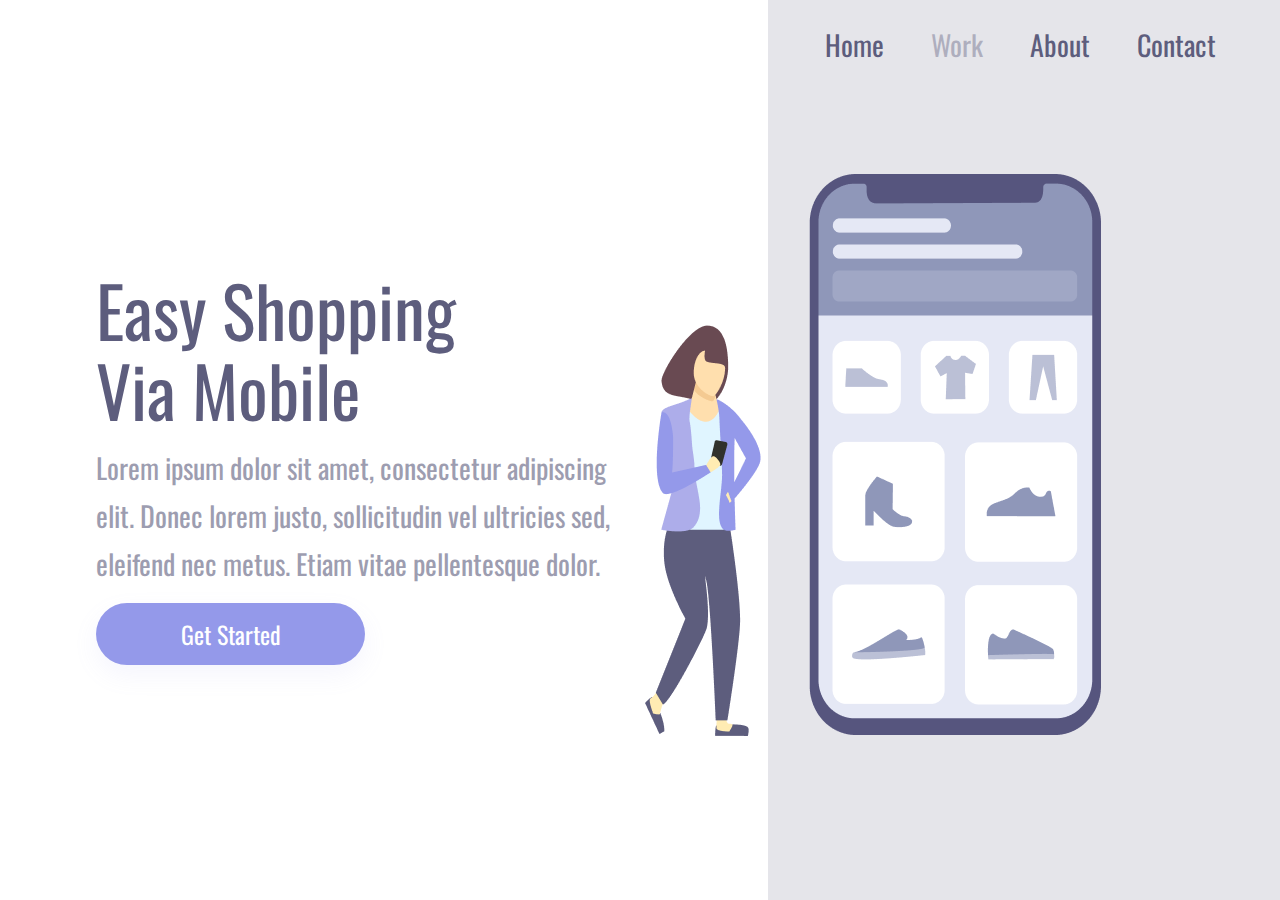
<file: index.html>
<!DOCTYPE html>
<html lang="en">

<head>
    <link rel="preconnect" href="https://fonts.googleapis.com">
    <link rel="preconnect" href="https://fonts.gstatic.com" crossorigin>
    <link href="https://fonts.googleapis.com/css2?family=Oswald&display=swap" rel="stylesheet">
    <link rel="stylesheet" href="style.css">
    <meta charset="UTF-8">
    <meta name="viewport" content="width=device-width, initial-scale=1.0">
    <title>Projeto de responsividade 2</title>
</head>

<body>
    <div class=" wrapper">

        <section>

            <h1>Easy Shopping Via Mobile</h1>

            <p>Lorem ipsum dolor sit amet, consectetur adipiscing
                elit. Donec lorem justo, sollicitudin vel ultricies sed,
                eleifend nec metus. Etiam vitae pellentesque dolor. </p>

            <button>Get Started</button>

        </section>

        <main>

            <header>
                <a class="cabeçalho">Home</a>
                <a class="cabeçalho">Work</a>
                <a class="cabeçalho">About</a>
                <a class="cabeçalho">Contact</a>
            </header>


            <img src="projeto figma/imagem.png" alt="girl-cellphone" class="girl">

        </main>

    </div>
</body>

</html>
</file>
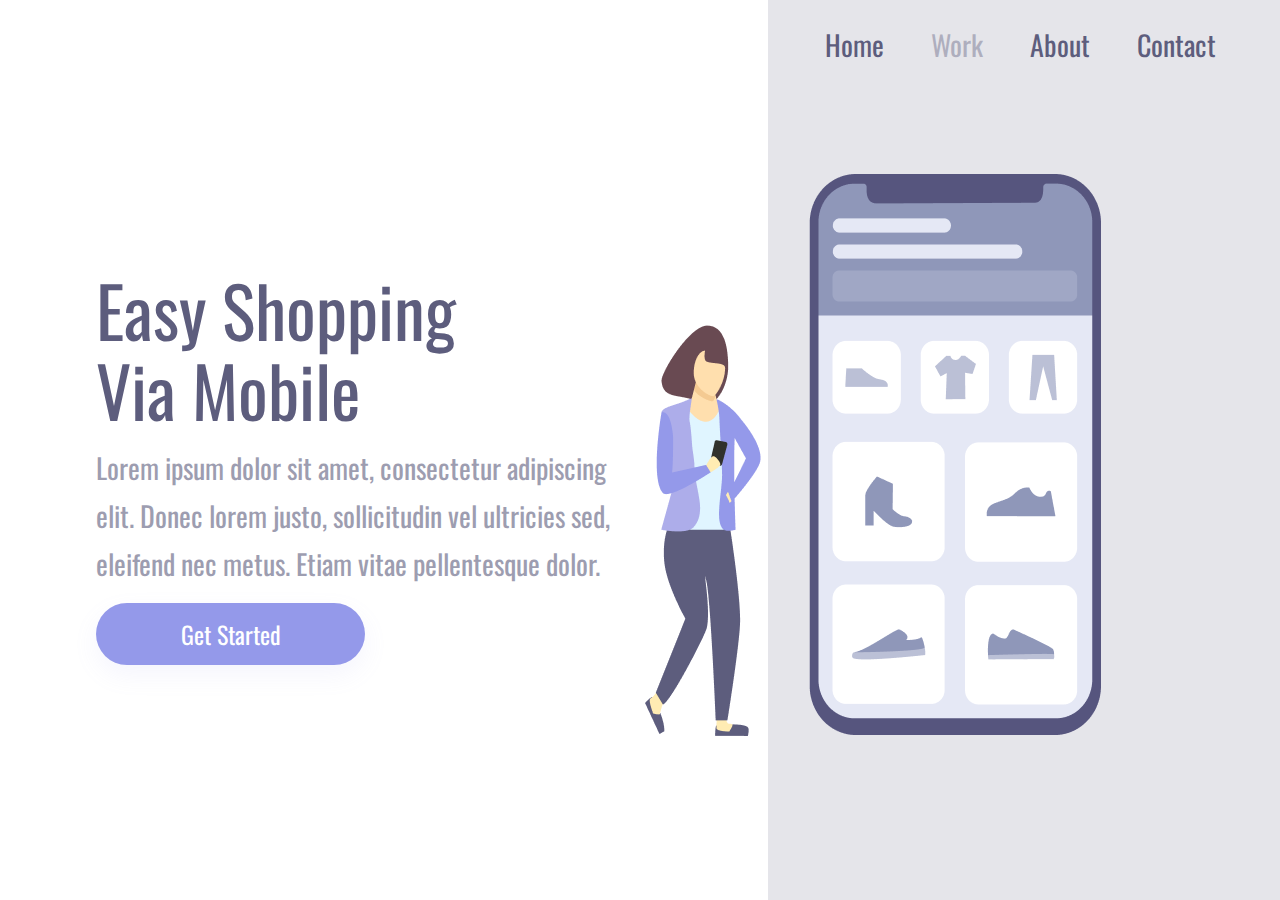
<file: projeto.html>
<!DOCTYPE html>
<html lang="en">

<head>
    <link rel="preconnect" href="https://fonts.googleapis.com">
    <link rel="preconnect" href="https://fonts.gstatic.com" crossorigin>
    <link href="https://fonts.googleapis.com/css2?family=Oswald&display=swap" rel="stylesheet">
    <link rel="stylesheet" href="projeto.css">
    <meta charset="UTF-8">
    <meta name="viewport" content="width=device-width, initial-scale=1.0">
    <title>projeto css</title>
</head>

<body>
    <div class=" wrapper">

        <section>

            <h1>Easy Shopping Via Mobile</h1>

            <p>Lorem ipsum dolor sit amet, consectetur adipiscing
                elit. Donec lorem justo, sollicitudin vel ultricies sed,
                eleifend nec metus. Etiam vitae pellentesque dolor. </p>

            <button>Get Started</button>

        </section>

        <main>

            <header>
                <a class="cabeçalho">Home</a>
                <a class="cabeçalho">Work</a>
                <a class="cabeçalho">About</a>
                <a class="cabeçalho">Contact</a>
            </header>


            <img src="projeto figma/imagem.png" alt="girl-cellphone" class="girl">

        </main>

    </div>
</body>

</html>
</file>
<file: style.css>
* {
    margin: 0%;
    padding: 0%;
    box-sizing: border-box;
    font-family: 'Oswald', sans-serif;
    color: rgba(93, 93, 125, 1);
    font-weight: 400;
}

html {
    font-size: 62.5%;
}

.wrapper {
    width: 100vw;
    height: 100vh;
}

section {
    width: 60%;
    display: inline-block;
    padding-left: 9.6rem;
    margin-top: 21%;

}

main {

    display: inline-block;
    background: rgba(93, 93, 125, 0.16);
    height: 100%;
    width: 40%;
    position: absolute;
}

h1 {
    width: 36.8rem;
    font-Size: 7rem;
    Line-height: 8rem;
}

p {
    width: 54.0rem;
    font-Size: 2.8rem;
    Line-height: 4.8rem;
    margin-top: 1.5rem;
    margin-bottom: 1.5rem;
    Opacity: 60%;
}

button {
    width: 26.9rem;
    height: 6.2rem;
    font-Size: 2.4rem;
    Line-height: 3.6rem;
    text-align: center;
    box-shadow: 0 1rem 2.4rem rgba(148, 153, 234, 0.098);
    background: #9499EA;
    color: rgba(255, 255, 255, 1);
    border: none;
    border-radius: 5rem;
    cursor: pointer;
}

button:hover {

    opacity: 0.7;
}

button:active {

    opacity: 0.4;
}

.girl {

    position: relative;
    top: 12%;
    right: 24%;
}


header {

    font-size: 2.8rem;
    Line-height: 4.2rem;
    margin-left: 5.7rem;
    margin-top: 2.4rem;
}

.cabeçalho {

    margin-right: 4.1rem;
    cursor: pointer;
}

.cabeçalho:nth-child(2) {

    opacity: 40%;
}

.cabeçalho:hover {

    opacity: 0.7;
}

.cabeçalho:active {

    opacity: 0.4;
}

@media(max-width:1225px) {

    .wrapper {
        width: 100vw;
        height: 50vh;
    }



    header {

        display: none;
    }

    h1 {
        width: auto;
        font-size: 3.6rem;
        text-align: center;
        Line-height: 5.2rem;
        margin-top: 5.8rem;
        margin-left: 5.4rem;
        margin-right: 5.4rem;
    }

    p {

        width: auto;
        text-align: center;
        Line-height: 2.4rem;
        font-size: 1.4rem;
        margin-left: 4rem;
        margin-right: 4rem;
    }

    section {

        display: flex;
        align-items: center;
        flex-direction: column;
        justify-content: center;
        padding-left: 0;
        width: 100%;
        margin-bottom: 4.7rem;
        margin-top: 5.8rem;
    }

    main {
        display: block;
        height: auto;
        width: 100%;
        position: static;
        padding: 4rem;
    }

    button {

        margin: 0 auto 0 auto;
        display: block;
        width: 26.9rem;
    }

    .girl {

        position: static;
        max-width: 80%;
        margin:auto;
        display: block;
    }


}
</file>
<file: projeto.css>
* {
    margin: 0%;
    padding: 0%;
    box-sizing: border-box;
    font-family: 'Oswald', sans-serif;
    color: rgba(93, 93, 125, 1);
    font-weight: 400;
}

html {
    font-size: 62.5%;
}

.wrapper {
    width: 100vw;
    height: 100vh;
}

section {
    width: 60%;
    display: inline-block;
    padding-left: 9.6rem;
    margin-top: 21%;

}

main {

    display: inline-block;
    background: rgba(93, 93, 125, 0.16);
    height: 100%;
    width: 40%;
    position: absolute;
}

h1 {
    width: 36.8rem;
    font-Size: 7rem;
    Line-height: 8rem;
}

p {
    width: 54.0rem;
    font-Size: 2.8rem;
    Line-height: 4.8rem;
    margin-top: 1.5rem;
    margin-bottom: 1.5rem;
    Opacity: 60%;
}

button {
    width: 26.9rem;
    height: 6.2rem;
    font-Size: 2.4rem;
    Line-height: 3.6rem;
    text-align: center;
    box-shadow: 0 1rem 2.4rem rgba(148, 153, 234, 0.098);
    background: #9499EA;
    color: rgba(255, 255, 255, 1);
    border: none;
    border-radius: 5rem;
    cursor: pointer;
}

button:hover {

    opacity: 0.7;
}

button:active {

    opacity: 0.4;
}

.girl {

    position: relative;
    top: 12%;
    right: 24%;
}


header {

    font-size: 2.8rem;
    Line-height: 4.2rem;
    margin-left: 5.7rem;
    margin-top: 2.4rem;
}

.cabeçalho {

    margin-right: 4.1rem;
    cursor: pointer;
}

.cabeçalho:nth-child(2) {

    opacity: 40%;
}

.cabeçalho:hover {

    opacity: 0.7;
}

.cabeçalho:active {

    opacity: 0.4;
}

@media(max-width:1225px) {

    .wrapper {
        width: 100vw;
        height: 50vh;
    }



    header {

        display: none;
    }

    h1 {
        width: auto;
        font-size: 3.6rem;
        text-align: center;
        Line-height: 5.2rem;
        margin-top: 5.8rem;
        margin-left: 5.4rem;
        margin-right: 5.4rem;
    }

    p {

        width: auto;
        text-align: center;
        Line-height: 2.4rem;
        font-size: 1.4rem;
        margin-left: 4rem;
        margin-right: 4rem;
    }

    section {

        display: flex;
        align-items: center;
        flex-direction: column;
        justify-content: center;
        padding-left: 0;
        width: 100%;
        margin-bottom: 4.7rem;
        margin-top: 5.8rem;
    }

    main {
        display: block;
        height: auto;
        width: 100%;
        position: static;
        padding: 4rem;
    }

    button {

        margin: 0 auto 0 auto;
        display: block;
        width: 26.9rem;
    }

    .girl {

        position: static;
        max-width: 80%;
        margin:auto;
        display: block;
    }


}
</file>
